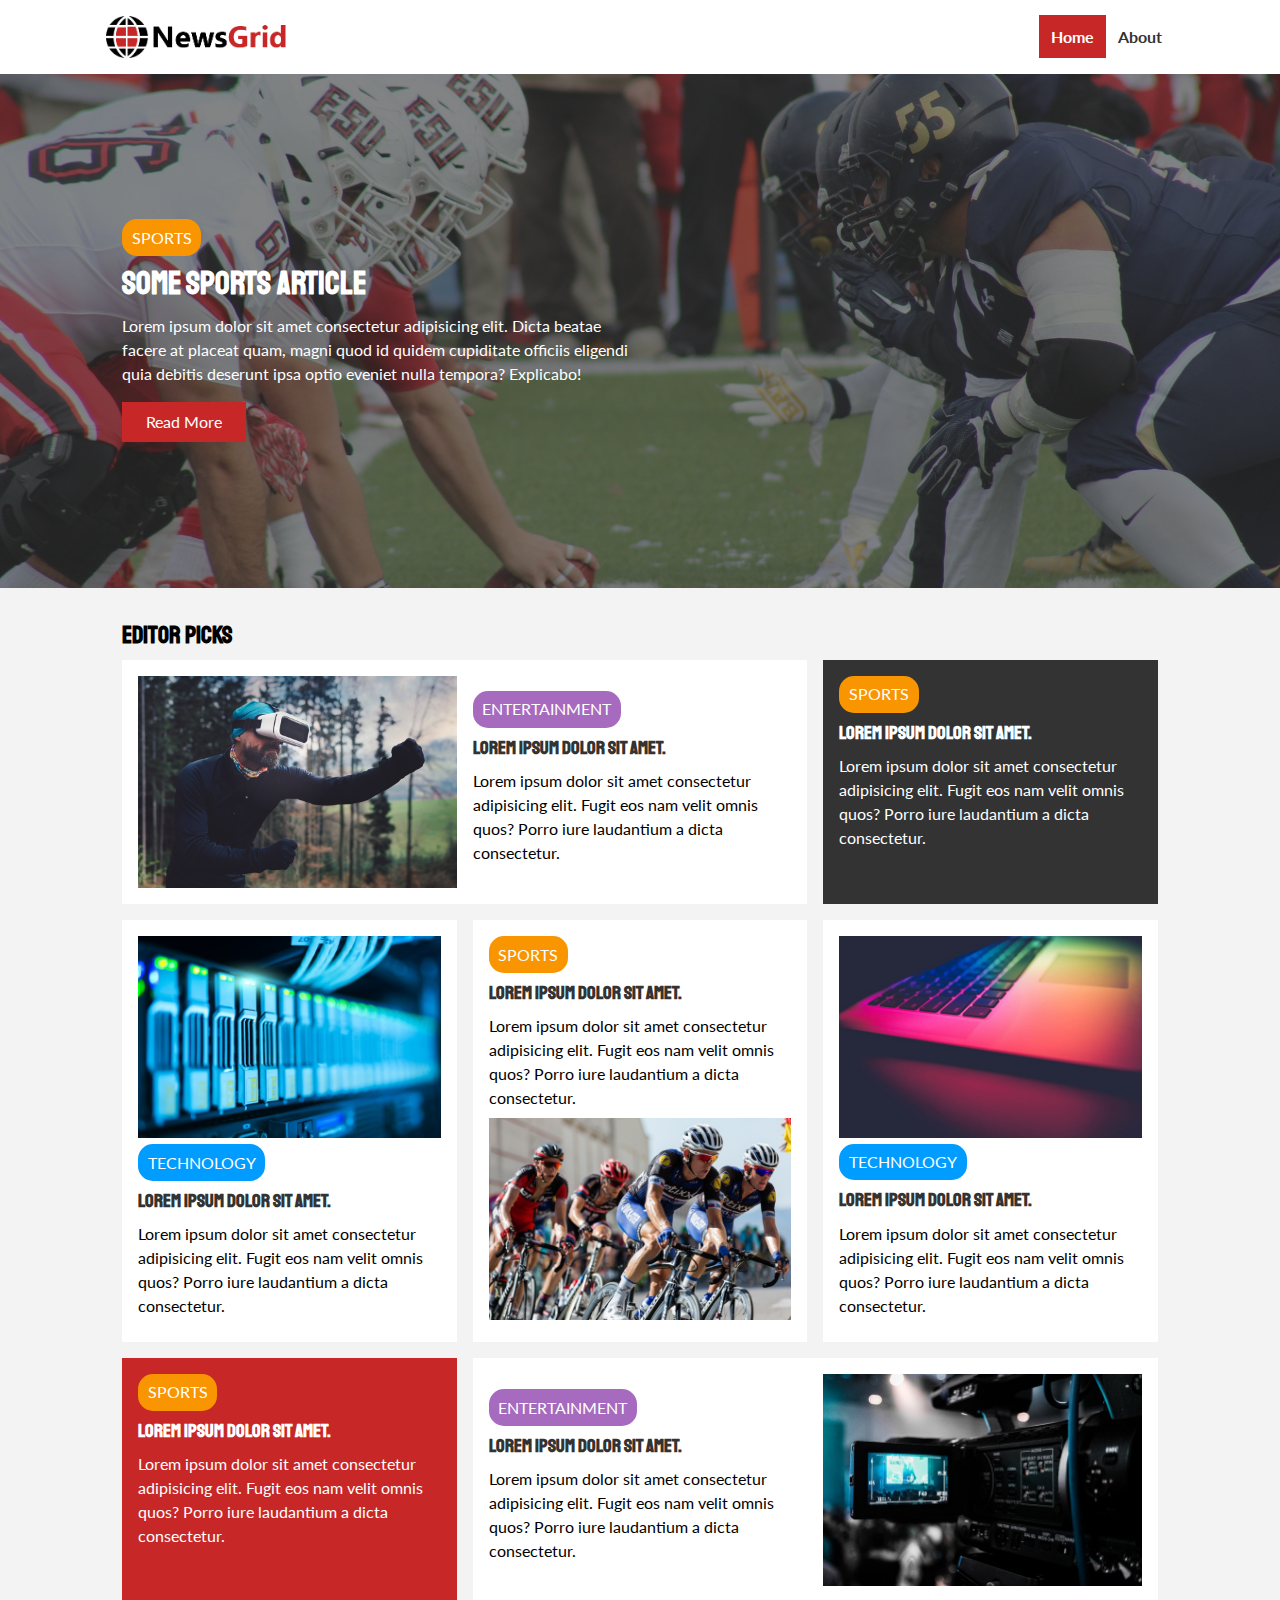
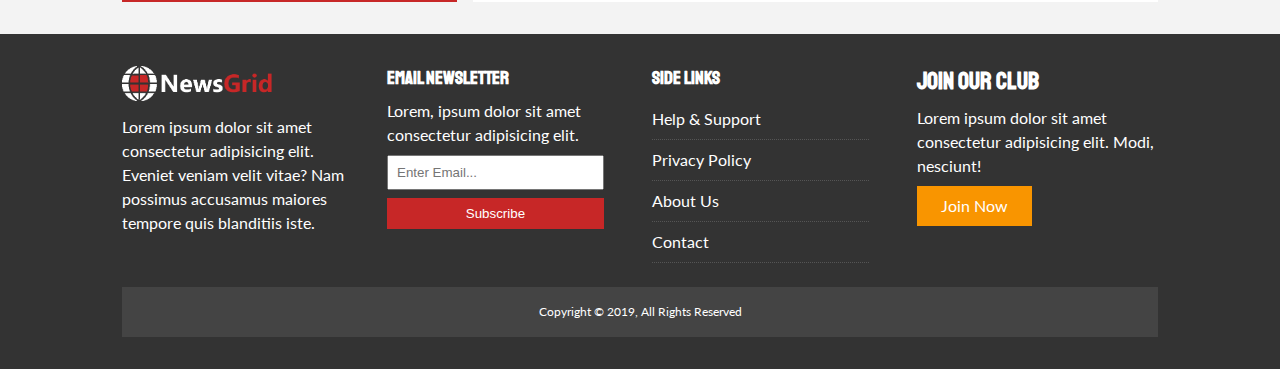
<file: index.html>
<!DOCTYPE html>
<html lang="en">

<head>
  <meta charset="UTF-8">
  <meta name="viewport" content="width=device-width, initial-scale=1.0">
  <link rel="shortcut icon" type="image/x-icon" href="favicon.ico">
  <link rel="stylesheet" href="https://use.fontawesome.com/releases/v5.14.0/css/all.css"
    integrity="sha384-HzLeBuhoNPvSl5KYnjx0BT+WB0QEEqLprO+NBkkk5gbc67FTaL7XIGa2w1L0Xbgc" crossorigin="anonymous">
  <link href="https://fonts.googleapis.com/css2?family=Lato:wght@300&family=Staatliches&display=swap" rel="stylesheet">
  <link rel="stylesheet" href="css/style.css">
  <link rel="stylesheet" media="screen and (max-width:768px)" href="css/mobile.css">
  <title>New Grid | Latest News</title>
</head>

<body>
  <nav id="main-nav">
    <div class="container">
      <img src="/img/logo.png" alt="NewsGrid" class="logo">
      <div class="social">
        <a href="http://facebook.com" target="_blank"><i class="fab fa-facebook fa-2x"></i></a>
        <a href="http://twitter.com" target="_blank"><i class="fab fa-twitter fa-2x"></i></a>
        <a href="http://instagram.com" target="_blank"><i class="fab fa-instagram fa-2x"></i></a>
        <a href="http://youtube.com" target="_blank"><i class="fab fa-youtube fa-2x"></i></a>
      </div>
      <ul>
        <li><a href="index.html" class="current">Home</a></li>
        <li><a href="about.html">About</a></li>
      </ul>
    </div>
  </nav>

  <header id="showcase">
    <div class="container">
      <div class="showcase-container">
        <div class="showcase-content">
          <div class="category category-sports">Sports</div>
          <h1>Some Sports Article</h1>
          <p>Lorem ipsum dolor sit amet consectetur adipisicing elit. Dicta beatae facere at placeat quam, magni quod id
            quidem cupiditate officiis eligendi quia debitis deserunt ipsa optio eveniet nulla tempora? Explicabo!</p>
          <a href="article.html" class="btn btn-primary">Read More</a>
        </div>
      </div>
    </div>
  </header>

  <section id="home-articles" class="py-2">
    <div class="container">
      <h2>Editor Picks</h2>
      <div class="articles-container">
        <article class="card">
          <img src="/img/articles/ent1.jpg" alt="">
          <div>
            <div class="category category-ent">
              Entertainment
            </div>
            <h3><a href="article.html">Lorem ipsum dolor sit amet.</a></h3>
            <p>Lorem ipsum dolor sit amet consectetur adipisicing elit. Fugit eos nam velit omnis quos? Porro iure
              laudantium a dicta consectetur.</p>
          </div>
        </article>
        <article class="card bg-dark">
          <div class="category category-sports">
            Sports
          </div>
          <h3><a href="article.html">Lorem ipsum dolor sit amet.</a></h3>
          <p>Lorem ipsum dolor sit amet consectetur adipisicing elit. Fugit eos nam velit omnis quos? Porro iure
            laudantium a dicta consectetur.</p>
        </article>
        <article class="card">
          <img src="/img/articles/tech1.jpg" alt="">
          <div class="category category-tech">
            Technology
          </div>
          <h3><a href="article.html">Lorem ipsum dolor sit amet.</a></h3>
          <p>Lorem ipsum dolor sit amet consectetur adipisicing elit. Fugit eos nam velit omnis quos? Porro iure
            laudantium a dicta consectetur.</p>
        </article>
        <article class="card">
          <div class="category category-sports">
            Sports
          </div>
          <h3><a href="article.html">Lorem ipsum dolor sit amet.</a></h3>
          <p>Lorem ipsum dolor sit amet consectetur adipisicing elit. Fugit eos nam velit omnis quos? Porro iure
            laudantium a dicta consectetur.</p>
          <img src="/img/articles/sports1.jpg" alt="">
        </article>
        <article class="card">
          <img src="/img/articles/tech2.jpg" alt="">
          <div class="category category-tech">
            Technology
          </div>
          <h3><a href="article.html">Lorem ipsum dolor sit amet.</a></h3>
          <p>Lorem ipsum dolor sit amet consectetur adipisicing elit. Fugit eos nam velit omnis quos? Porro iure
            laudantium a dicta consectetur.</p>
        </article>
        <article class="card bg-primary">
          <div class="category category-sports">
            Sports
          </div>
          <h3><a href="article.html">Lorem ipsum dolor sit amet.</a></h3>
          <p>Lorem ipsum dolor sit amet consectetur adipisicing elit. Fugit eos nam velit omnis quos? Porro iure
            laudantium a dicta consectetur.</p>
        </article>
        <article class="card">
          <div>
            <div class="category category-ent">
              Entertainment
            </div>
            <h3><a href="article.html">Lorem ipsum dolor sit amet.</a></h3>
            <p>Lorem ipsum dolor sit amet consectetur adipisicing elit. Fugit eos nam velit omnis quos? Porro iure
              laudantium a dicta consectetur.</p>
          </div>
          <img src="/img/articles/ent2.jpg" alt="">
        </article>
      </div>
    </div>
  </section>
  <footer id="main-footer" class="py-2">
    <div class="container footer-container">
      <div>
        <img src="/img/logo_light.png" alt="NewsGrid">
        <p>Lorem ipsum dolor sit amet consectetur adipisicing elit. Eveniet veniam velit vitae? Nam possimus accusamus
          maiores tempore quis blanditiis iste.</p>
      </div>
      <div>
        <h3>Email Newsletter</h3>
        <p>Lorem, ipsum dolor sit amet consectetur adipisicing elit.</p>
        <form name="contact" method="POST" data-netlify="true">
          <input type="email" name="email" placeholder="Enter Email...">
          <input type="submit" value="Subscribe" class="btn btn-primary">
        </form>
      </div>
      <div>
        <h3>Side Links</h3>
        <ul class="list">
          <li><a href="#">Help & Support</a></li>
          <li><a href="#">Privacy Policy</a></li>
          <li><a href="#">About Us</a></li>
          <li><a href="#">Contact</a></li>
        </ul>
      </div>
      <div>
        <h2>Join Our Club</h2>
        <p>Lorem ipsum dolor sit amet consectetur adipisicing elit. Modi, nesciunt!</p>
        <a href="#" class="btn btn-secondary">Join Now</a>
      </div>
      <div>
        <p>
          Copyright &copy; 2019, All Rights Reserved
        </p>
      </div>
    </div>
  </footer>
</body>

</html>
</file>
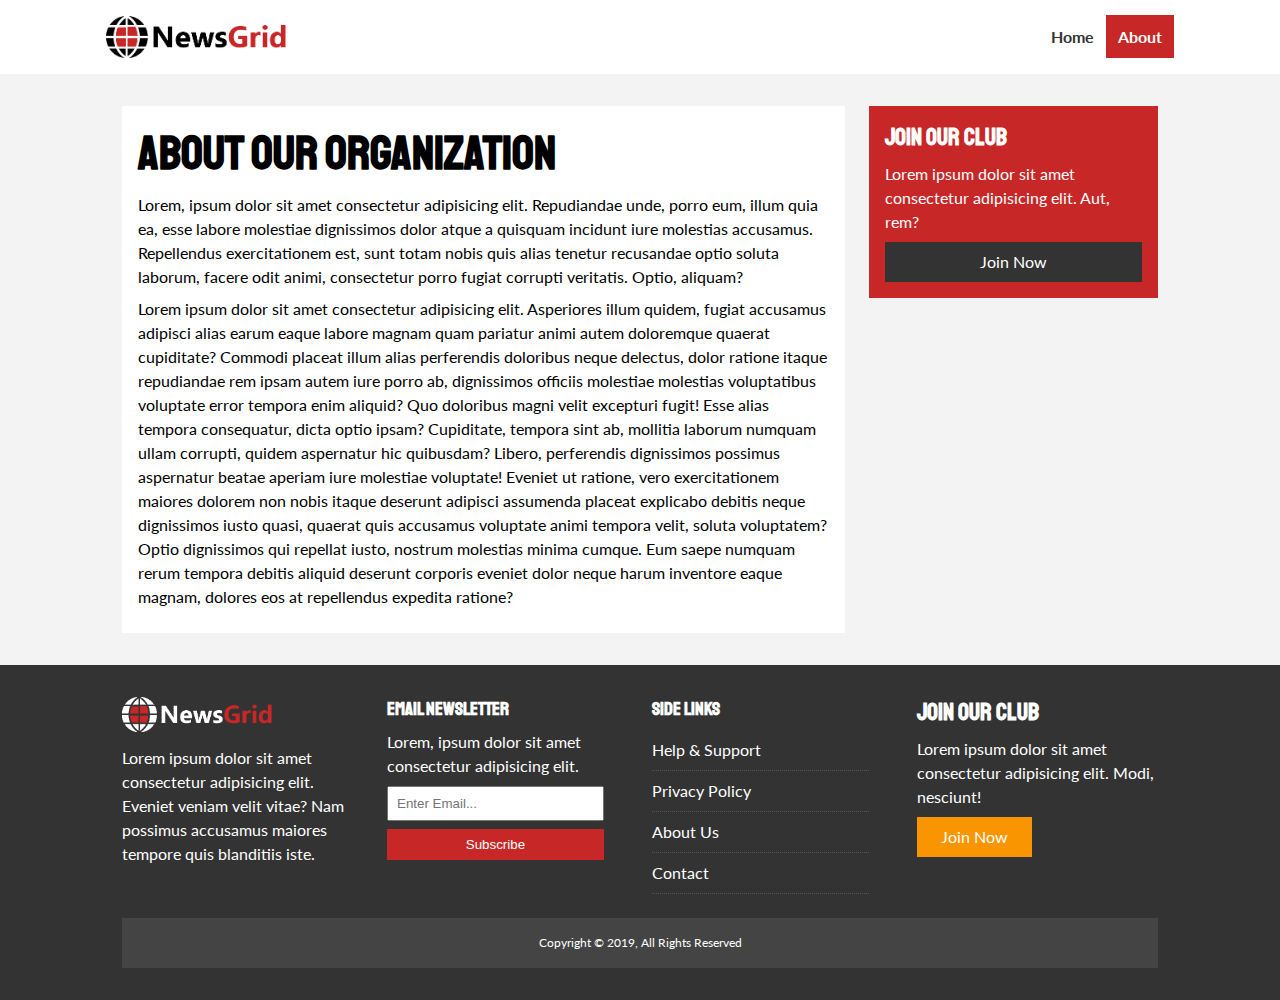
<file: about.html>
<!DOCTYPE html>
<html lang="en">

<head>
  <meta charset="UTF-8">
  <meta name="viewport" content="width=device-width, initial-scale=1.0">
  <link rel="shortcut icon" type="image/x-icon" href="favicon.ico">
  <link rel="stylesheet" href="https://use.fontawesome.com/releases/v5.14.0/css/all.css"
    integrity="sha384-HzLeBuhoNPvSl5KYnjx0BT+WB0QEEqLprO+NBkkk5gbc67FTaL7XIGa2w1L0Xbgc" crossorigin="anonymous">
  <link href="https://fonts.googleapis.com/css2?family=Lato:wght@300&family=Staatliches&display=swap" rel="stylesheet">
  <link rel="stylesheet" href="css/style.css">
  <link rel="stylesheet" media="screen and (max-width:768px)" href="css/mobile.css">
  <title>New Grid | About</title>
</head>

<body>
  <nav id="main-nav">
    <div class="container">
      <img src="/img/logo.png" alt="NewsGrid" class="logo">
      <div class="social">
        <a href="http://facebook.com" target="_blank"><i class="fab fa-facebook fa-2x"></i></a>
        <a href="http://twitter.com" target="_blank"><i class="fab fa-twitter fa-2x"></i></a>
        <a href="http://instagram.com" target="_blank"><i class="fab fa-instagram fa-2x"></i></a>
        <a href="http://youtube.com" target="_blank"><i class="fab fa-youtube fa-2x"></i></a>
      </div>
      <ul>
        <li><a href="index.html">Home</a></li>
        <li><a href="about.html" class="current">About</a></li>
      </ul>
    </div>
  </nav>

  <section id="about">
    <div class="container">
      <div class="page-container">
        <article class="card">
          <h1 class="l-heading">About Our Organization</h1>
          <p>Lorem, ipsum dolor sit amet consectetur adipisicing elit. Repudiandae unde, porro eum, illum quia ea, esse
            labore molestiae dignissimos dolor atque a quisquam incidunt iure molestias accusamus. Repellendus
            exercitationem est, sunt totam nobis quis alias tenetur recusandae optio soluta laborum, facere odit animi,
            consectetur porro fugiat corrupti veritatis. Optio, aliquam?
          </p>
          <p>Lorem ipsum dolor sit amet consectetur adipisicing elit. Asperiores illum quidem, fugiat accusamus adipisci
            alias earum eaque labore magnam quam pariatur animi autem doloremque quaerat cupiditate? Commodi placeat
            illum alias perferendis doloribus neque delectus, dolor ratione itaque repudiandae rem ipsam autem iure
            porro ab, dignissimos officiis molestiae molestias voluptatibus voluptate error tempora enim aliquid? Quo
            doloribus magni velit excepturi fugit! Esse alias tempora consequatur, dicta optio ipsam? Cupiditate,
            tempora sint ab, mollitia laborum numquam ullam corrupti, quidem aspernatur hic quibusdam? Libero,
            perferendis dignissimos possimus aspernatur beatae aperiam iure molestiae voluptate! Eveniet ut ratione,
            vero exercitationem maiores dolorem non nobis itaque deserunt adipisci assumenda placeat explicabo debitis
            neque dignissimos iusto quasi, quaerat quis accusamus voluptate animi tempora velit, soluta voluptatem?
            Optio dignissimos qui repellat iusto, nostrum molestias minima cumque. Eum saepe numquam rerum tempora
            debitis aliquid deserunt corporis eveniet dolor neque harum inventore eaque magnam, dolores eos at
            repellendus expedita ratione?
          </p>
        </article>
        <aside class="card bg-primary">
          <h2>Join Our Club</h2>
          <p>Lorem ipsum dolor sit amet consectetur adipisicing elit. Aut, rem?</p>
          <a href="#" class="btn btn-dark btn-block">Join Now</a>
        </aside>
      </div>
    </div>
  </section>

  <footer id="main-footer" class="py-2">
    <div class="container footer-container">
      <div>
        <img src="/img/logo_light.png" alt="NewsGrid">
        <p>Lorem ipsum dolor sit amet consectetur adipisicing elit. Eveniet veniam velit vitae? Nam possimus accusamus
          maiores tempore quis blanditiis iste.</p>
      </div>
      <div>
        <h3>Email Newsletter</h3>
        <p>Lorem, ipsum dolor sit amet consectetur adipisicing elit.</p>
        <form name="contact" method="POST" data-netlify="true">
          <input type="email" name="email" placeholder="Enter Email...">
          <input type="submit" value="Subscribe" class="btn btn-primary">
        </form>
      </div>
      <div>
        <h3>Side Links</h3>
        <ul class="list">
          <li><a href="#">Help & Support</a></li>
          <li><a href="#">Privacy Policy</a></li>
          <li><a href="#">About Us</a></li>
          <li><a href="#">Contact</a></li>
        </ul>
      </div>
      <div>
        <h2>Join Our Club</h2>
        <p>Lorem ipsum dolor sit amet consectetur adipisicing elit. Modi, nesciunt!</p>
        <a href="#" class="btn btn-secondary">Join Now</a>
      </div>
      <div>
        <p>
          Copyright &copy; 2019, All Rights Reserved
        </p>
      </div>
    </div>
  </footer>
</body>

</html>
</file>
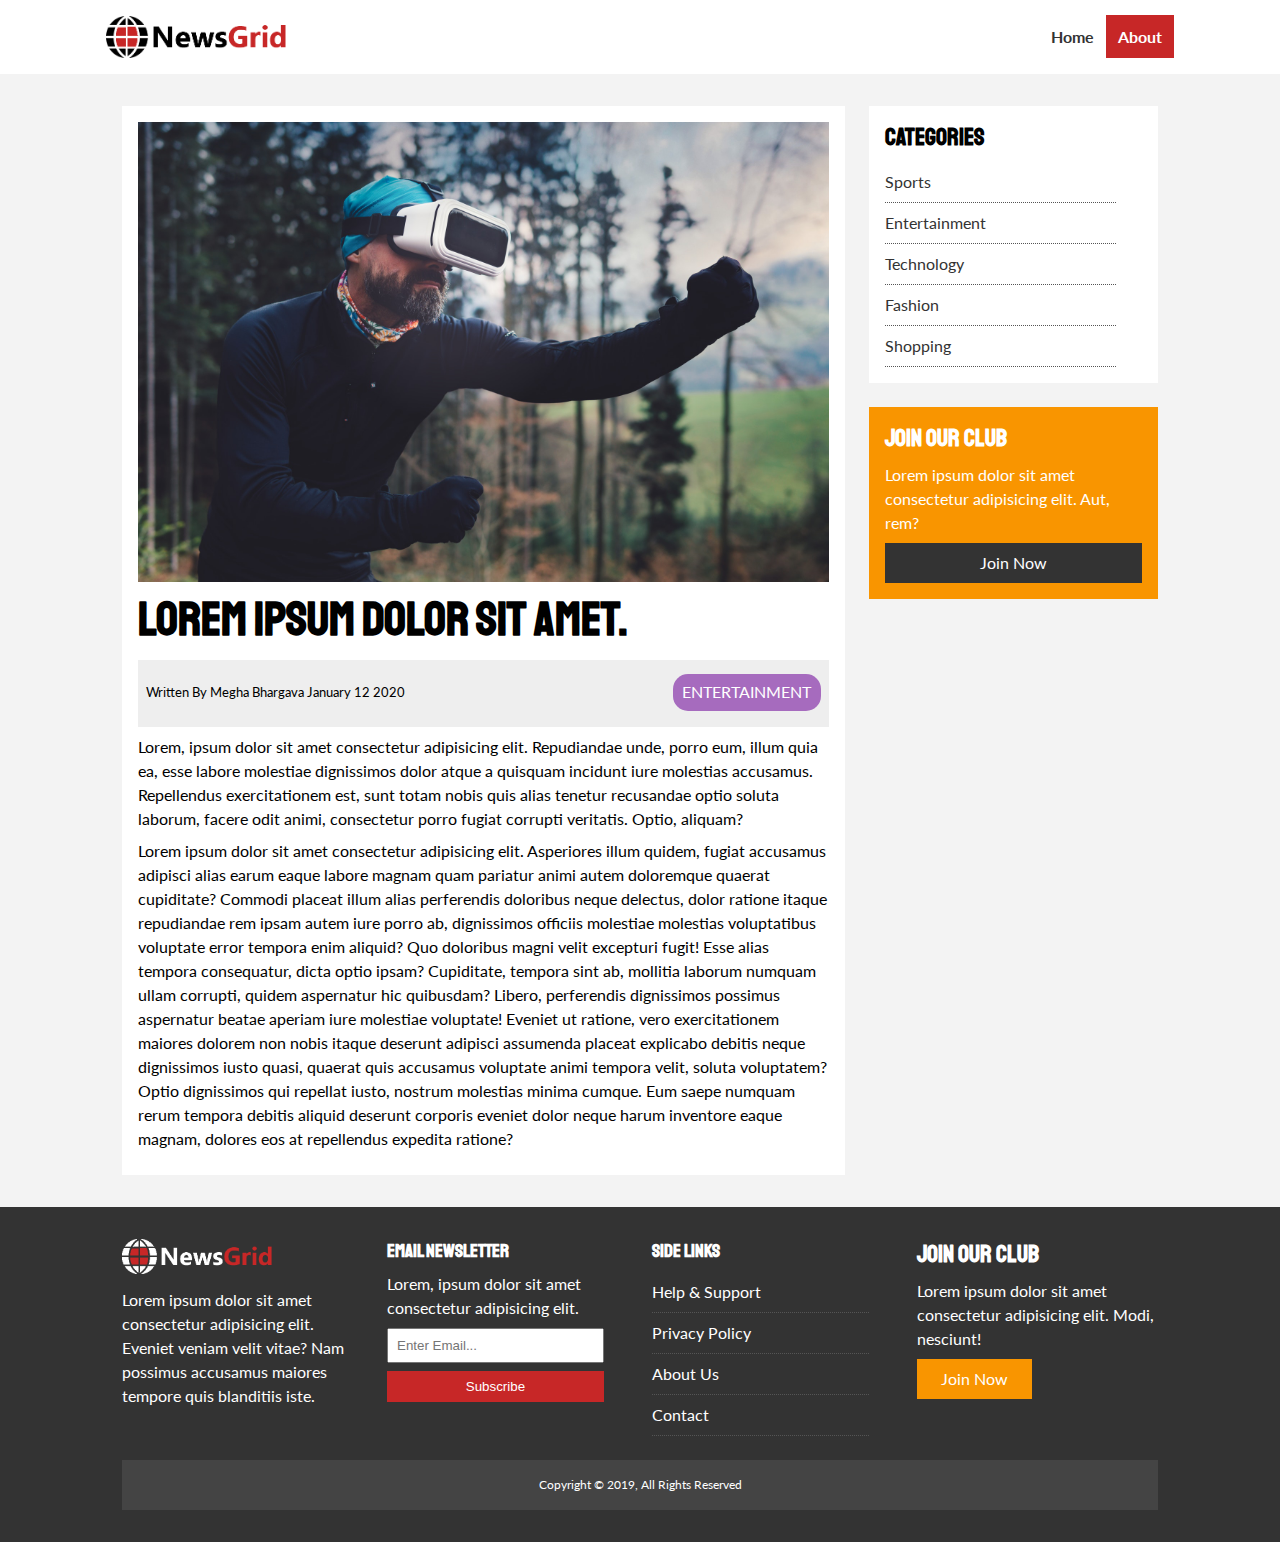
<file: article.html>
<!DOCTYPE html>
<html lang="en">

<head>
  <meta charset="UTF-8">
  <meta name="viewport" content="width=device-width, initial-scale=1.0">
  <link rel="shortcut icon" type="image/x-icon" href="favicon.ico">
  <link rel="stylesheet" href="https://use.fontawesome.com/releases/v5.14.0/css/all.css"
    integrity="sha384-HzLeBuhoNPvSl5KYnjx0BT+WB0QEEqLprO+NBkkk5gbc67FTaL7XIGa2w1L0Xbgc" crossorigin="anonymous">
  <link href="https://fonts.googleapis.com/css2?family=Lato:wght@300&family=Staatliches&display=swap" rel="stylesheet">
  <link rel="stylesheet" href="css/style.css">
  <link rel="stylesheet" media="screen and (max-width:768px)" href="css/mobile.css">
  <title>New Grid | Latest News</title>
</head>

<body>
  <nav id="main-nav">
    <div class="container">
      <img src="/img/logo.png" alt="NewsGrid" class="logo">
      <div class="social">
        <a href="http://facebook.com" target="_blank"><i class="fab fa-facebook fa-2x"></i></a>
        <a href="http://twitter.com" target="_blank"><i class="fab fa-twitter fa-2x"></i></a>
        <a href="http://instagram.com" target="_blank"><i class="fab fa-instagram fa-2x"></i></a>
        <a href="http://youtube.com" target="_blank"><i class="fab fa-youtube fa-2x"></i></a>
      </div>
      <ul>
        <li><a href="index.html">Home</a></li>
        <li><a href="about.html" class="current">About</a></li>
      </ul>
    </div>
  </nav>

  <section id="article">
    <div class="container">
      <div class="page-container">
        <article class="card">
          <img src="/img/articles/ent1.jpg" alt="">
          <h1 class="l-heading">Lorem ipsum dolor sit amet.</h1>
          <div class="meta">
            <small>
              <i class="fas fa-user"></i> Written By Megha Bhargava January 12 2020
            </small>
            <div class="category category-ent">Entertainment</div>
          </div>
          <p>Lorem, ipsum dolor sit amet consectetur adipisicing elit. Repudiandae unde, porro eum, illum quia ea, esse
            labore molestiae dignissimos dolor atque a quisquam incidunt iure molestias accusamus. Repellendus
            exercitationem est, sunt totam nobis quis alias tenetur recusandae optio soluta laborum, facere odit animi,
            consectetur porro fugiat corrupti veritatis. Optio, aliquam?
          </p>
          <p>Lorem ipsum dolor sit amet consectetur adipisicing elit. Asperiores illum quidem, fugiat accusamus adipisci
            alias earum eaque labore magnam quam pariatur animi autem doloremque quaerat cupiditate? Commodi placeat
            illum alias perferendis doloribus neque delectus, dolor ratione itaque repudiandae rem ipsam autem iure
            porro ab, dignissimos officiis molestiae molestias voluptatibus voluptate error tempora enim aliquid? Quo
            doloribus magni velit excepturi fugit! Esse alias tempora consequatur, dicta optio ipsam? Cupiditate,
            tempora sint ab, mollitia laborum numquam ullam corrupti, quidem aspernatur hic quibusdam? Libero,
            perferendis dignissimos possimus aspernatur beatae aperiam iure molestiae voluptate! Eveniet ut ratione,
            vero exercitationem maiores dolorem non nobis itaque deserunt adipisci assumenda placeat explicabo debitis
            neque dignissimos iusto quasi, quaerat quis accusamus voluptate animi tempora velit, soluta voluptatem?
            Optio dignissimos qui repellat iusto, nostrum molestias minima cumque. Eum saepe numquam rerum tempora
            debitis aliquid deserunt corporis eveniet dolor neque harum inventore eaque magnam, dolores eos at
            repellendus expedita ratione?
          </p>
        </article>

        <aside id="categories" class="card">
          <h2>Categories</h2>
          <ul class="list">
            <li><a href="#"><i class="fas fa-chevron-right"></i> Sports</a></li>
            <li><a href="#"><i class="fas fa-chevron-right"></i> Entertainment</a></li>
            <li><a href="#"><i class="fas fa-chevron-right"></i> Technology</a></li>
            <li><a href="#"><i class="fas fa-chevron-right"></i> Fashion</a></li>
            <li><a href="#"><i class="fas fa-chevron-right"></i> Shopping</a></li>
          </ul>
        </aside>

        <aside class="card bg-secondary">
          <h2>Join Our Club</h2>
          <p>Lorem ipsum dolor sit amet consectetur adipisicing elit. Aut, rem?</p>
          <a href="#" class="btn btn-dark btn-block">Join Now</a>
        </aside>
      </div>
    </div>
  </section>

  <footer id="main-footer" class="py-2">
    <div class="container footer-container">
      <div>
        <img src="/img/logo_light.png" alt="NewsGrid">
        <p>Lorem ipsum dolor sit amet consectetur adipisicing elit. Eveniet veniam velit vitae? Nam possimus accusamus
          maiores tempore quis blanditiis iste.</p>
      </div>
      <div>
        <h3>Email Newsletter</h3>
        <p>Lorem, ipsum dolor sit amet consectetur adipisicing elit.</p>
        <form name="contact" method="POST" data-netlify="true">
          <input type="email" name="email" placeholder="Enter Email...">
          <input type="submit" value="Subscribe" class="btn btn-primary">
        </form>
      </div>
      <div>
        <h3>Side Links</h3>
        <ul class="list">
          <li><a href="#">Help & Support</a></li>
          <li><a href="#">Privacy Policy</a></li>
          <li><a href="#">About Us</a></li>
          <li><a href="#">Contact</a></li>
        </ul>
      </div>
      <div>
        <h2>Join Our Club</h2>
        <p>Lorem ipsum dolor sit amet consectetur adipisicing elit. Modi, nesciunt!</p>
        <a href="#" class="btn btn-secondary">Join Now</a>
      </div>
      <div>
        <p>
          Copyright &copy; 2019, All Rights Reserved
        </p>
      </div>
    </div>
  </footer>
</body>

</html>
</file>
<file: css/style.css>
:root{
  --primary-color:#c72727;
  --secondary-color:#f99500;
  --light-color:#f3f3f3;
  --dark-color:#333;
  --max-width:1100px;
}

.category{
  --sport-color:#f99500;
  --ent-color:#a66bbe;
  --tech-color:#009cff;
}

*{
  margin: 0;
  padding: 0;
  box-sizing: border-box;
}

body{
  font-family: 'Lato', sans-serif;
  line-height: 1.5;
  background: var(--light-color);
}

a{
  color: #333;
  text-decoration: none;
}

ul{
  list-style: none;
}

p{
  margin: 0.5rem 0;
}

img{
  width: 100%;
}

h1, h2, h3, h4, h5, h6{
  font-family: 'Staatliches', cursive;
  margin-bottom: .55rem;
  line-height:1.3;
}

.container{
  max-width: var(--max-width);
  margin: auto;
  padding: 0 2rem;
  overflow: hidden;
}

.category{
  display: inline-block;
  color: #fff;
  font-size-adjust: 0.55rem;
  text-transform: uppercase;
  padding: 0.4rem 0.6rem;
  border-radius: 15px;
  margin-bottom: 0.5rem;
}

.category-sports{ background: var(--sport-color); }
.category-ent{ background: var(--ent-color); }
.category-tech{ background: var(--tech-color); }

.btn{
  display: inline-block;
  border: none;
  background: var(--dark-color);
  color: #fff;
  padding: .5rem 1.5rem;
}

.btn-light{ background: var(--light-color); }
.btn-primary{ background: var(--primary-color); }
.btn-secondary{ background: var(--secondary-color); }

.btn-block{
  display: block;
  width: 100%;
  text-align: center;
}

.btn:hover{
  opacity: 0.9;
}

.card
{
  background: #fff;
  padding: 1rem;
}
#main-nav{
  background: #fff;
  position: sticky;
  top: 0;
  z-index: 2;
}

.bg-dark{ 
  background: var(--dark-color);
  color: #fff;
}

.bg-primary{ 
  background: var(--primary-color);
  color: #fff;
}

.bg-secondary{ 
  background: var(--secondary-color);
  color: #fff;
}

.bg-dark h1,
.bg-dark h2,
.bg-dark h3,
.bg-dark a,
.bg-primary h1,
.bg-primary h2,
.bg-primary h3,
.bg-primary a,
.bg-secondary h1,
.bg-secondary h2,
.bg-secondary h3,
.bg-secondary a {
  color: #fff;
}

.l-heading {
  font-size: 3rem;
}

.py-1 { padding: 1.5rem 0 }
.py-2 { padding: 2rem 0 }
.py-3 { padding: 3rem 0 }
.p-1 { padding: 1.5rem }
.p-2 { padding: 2rem }
.p-3 { padding: 3rem }

.list li{
  padding: .5rem 0;
  border-bottom: #555 dotted 1px;
  width: 90%;
}

.list li a:hover{
  color: var(--primary-color) !important;
}

.page-container{
  display: grid;
  grid-template-columns: 5fr 2fr;
  margin: 2rem 0;
  grid-gap: 1.5rem;
}

.page-container> *:first-child{
  grid-row: 1 / span 3;
}

#main-nav .container{
  display: grid;
  grid-template-columns: 6fr 3fr 2fr;
  padding: 1rem;
  align-items: center;
}

#main-nav .logo{
  width: 180px;
}

#main-nav ul{
  justify-self: end;
  display: flex;
}

#main-nav ul li a{
  padding: 0.75rem;
  font-weight: bold;
}

#main-nav ul li a.current{
  background: var(--primary-color);
  color: #fff;
}

#main-nav ul li a:hover{
  background: var(--light-color);
  color: var(--dark-color);
}

#main-nav .social{
  justify-self: center;
}

#main-nav .social i{
  color: #777;
  margin-right: .5rem;
}

#showcase{
  color: #fff;
  background: #333;
  padding: 2rem;
  position: relative;
}

#showcase::before{
  content: '';
  background: url('../img/featured.jpg') no-repeat center center/cover;
  position: absolute;
  top: 0;
  left: 0;
  width: 100%;
  height: 100%;
  opacity: 0.4;
}

#showcase .showcase-container{
  display: grid;
  grid-template-columns: repeat(2, 1fr);
  justify-content: center;
  align-items: center;
  height: 50vh;
}

#showcase .showcase-content{
  z-index: 1;
}

#showcase .showcase-content p{
  margin-bottom: 1rem;
}

#home-articles .articles-container{
  display: grid;
  grid-template-columns: repeat(3, 1fr);
  grid-gap: 1rem;
}

#home-articles .articles-container > *:first-child,
#home-articles .articles-container > *:last-child{
  display: grid;
  grid-template-columns: repeat(2, 1fr);
  grid-gap: 1rem;
  align-items: center;
  grid-column: 1 / span 2;
}

#home-articles .articles-container > *:last-child{
  grid-column: 2 / span 2;
}

#article .meta{
  display: flex;
  justify-content: space-between;
  align-items: center;
  background: #eee;
  padding: 0.5rem;
}

#article .meta .category{
  margin-top: 0.4rem;
}

#main-footer{
  background: var(--dark-color);
  color: #fff;
} 

#main-footer img{
  width: 150px;
}

#main-footer a{
  color: #fff;
}

#main-footer .footer-container{
  display: grid;
  grid-template-columns: repeat(4, 1fr);
  grid-gap: 1.5rem;
}

#main-footer .footer-container> *:last-child{
  background: #444;
  grid-column: 1 / span 4;
  padding: 0.5rem;
  text-align: center;
  font-size: 0.75rem;
}

#main-footer .footer-container input[type='email']{
  width: 90%;
  padding: 0.5rem;
  margin-bottom: 0.5rem;
}

#main-footer .footer-container input[type='submit']{
  width: 90%;
}
</file>
<file: css/mobile.css>
#main-nav .social{
  display: none;
}

#main-nav .container{
  grid-template-columns: 1fr;
  grid-gap: 1.2rem;
}

#main-nav ul,
#main-nav .log0{
  justify-self: center;
}

#main-nav ul li a{
  padding: 0.5rem;
}

#home-articles .articles-container{
  grid-template-columns: repeat(2, 1fr);
}

#home-articles .articles-container > *:first-child,
#home-articles .articles-container > *:last-child{
  grid-template-columns: 1fr;
  grid-column: 1;
}

@media(max-width: 600px){
  #showcase .showcase-container,
  #home-articles .articles-container,
  #main-footer .footer-container{
    grid-template-columns: 1fr;
  }
  
  #main-footer .footer-container > *:last-child{
    grid-column: 1;
  }
  
  #main-footer .footer-container > *:first-child,
  #main-footer .footer-container > *:nth-child(2){
    border-bottom: #444 dotted 1px;
    padding-bottom: 1rem;
  }

  .page-container{
    grid-template-columns: 1fr;
    text-align: center;
  }

  .page-container > *:first-child{
    grid-row: 1;
  }

  .l-heading {
    font-size: 2rem;
  }
}
</file>
